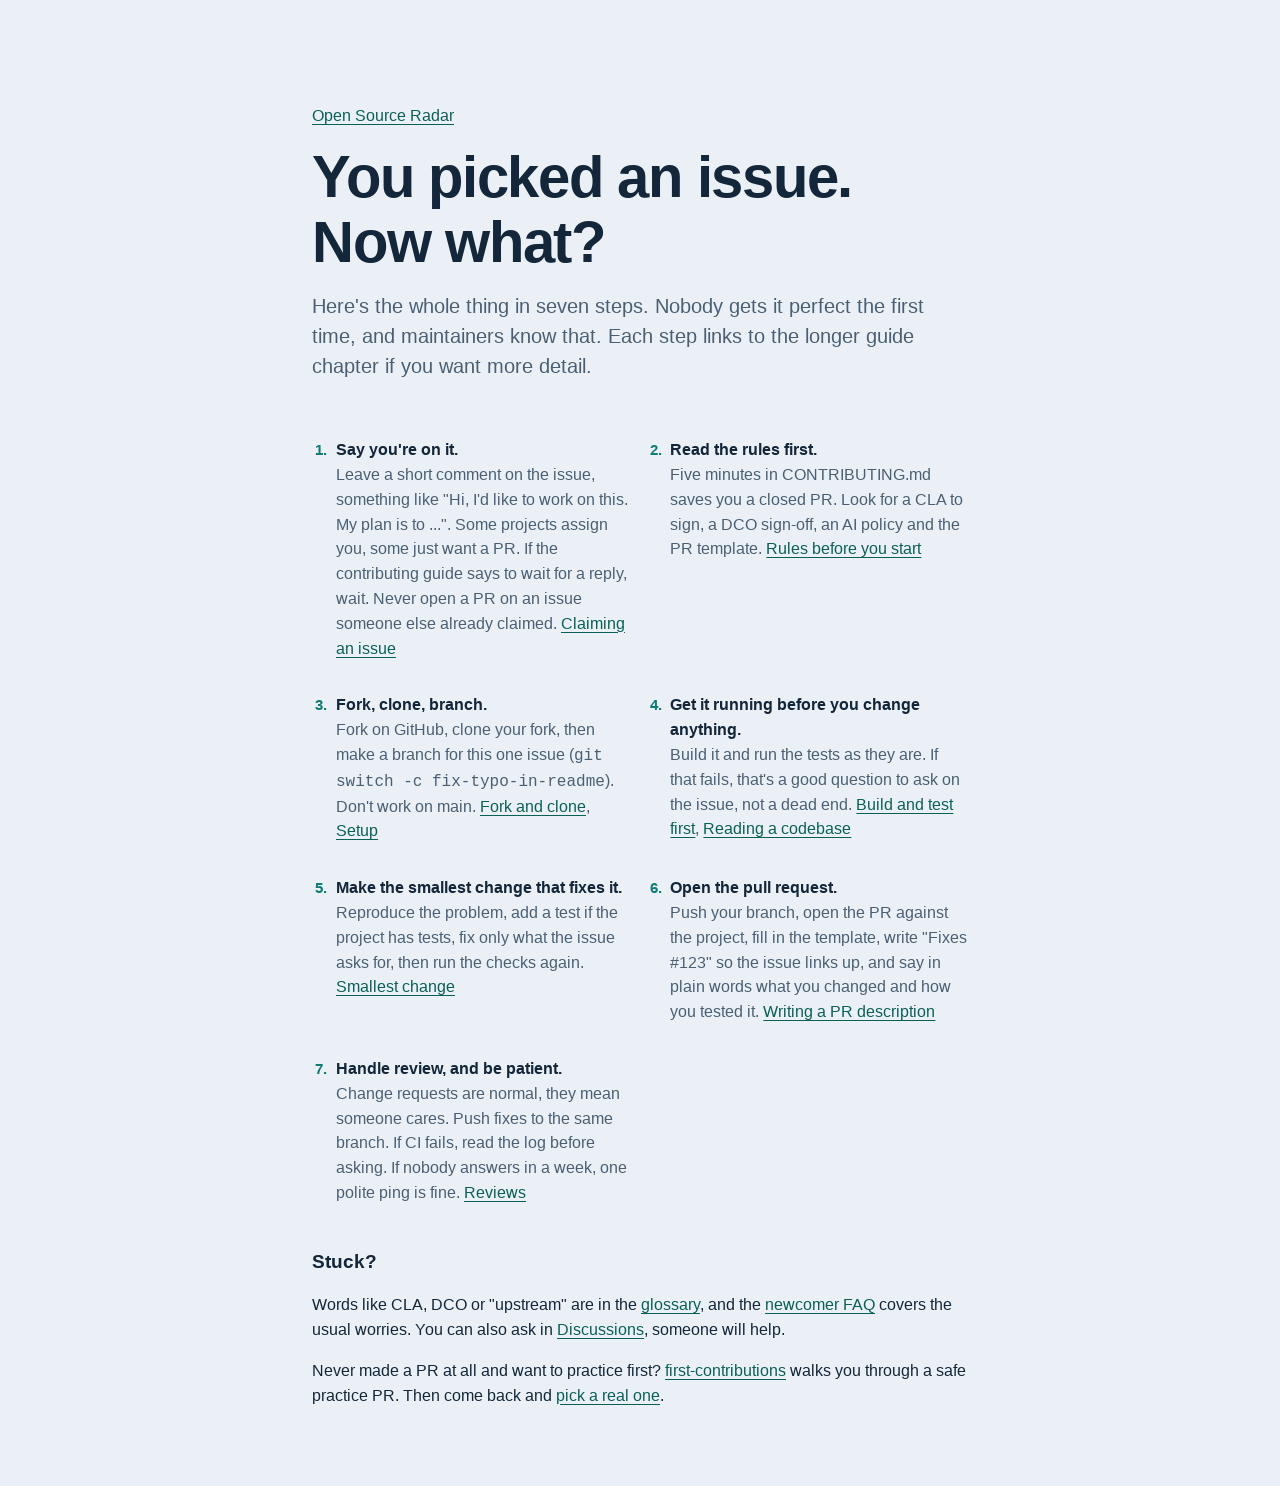
<file: site/first-pr/index.html>
<!doctype html>
<html lang="en">

<head>
  <meta charset="utf-8">
  <meta name="viewport" content="width=device-width, initial-scale=1">
  <title data-i18n="firstPr.metaTitle">You picked an issue. Now what? | Open Source Radar</title>
  <meta name="description" data-i18n-content="firstPr.metaDescription"
    content="A short checklist for your first open source pull request: claim the issue, fork, branch, run the tests, open the PR and handle review.">
  <link rel="canonical" href="https://tanbirramim.github.io/open-source-radar/first-pr/">
  <meta property="og:title" data-i18n-content="firstPr.ogTitle" content="You picked an issue. Now what?">
  <meta property="og:description" data-i18n-content="firstPr.ogDescription"
    content="Claim it, fork, branch, run the tests, make a small change, open the PR, handle review.">
  <meta property="og:type" content="article">
  <meta property="og:url" content="https://tanbirramim.github.io/open-source-radar/first-pr/">
  <meta property="og:image" content="https://tanbirramim.github.io/open-source-radar/assets/og.png">
  <link rel="icon" href="../assets/icon.svg" type="image/svg+xml">
  <link rel="stylesheet" href="../assets/style.css">
  <script>
    try { const t = localStorage.getItem("radar-theme"); if (t) document.documentElement.dataset.theme = t; } catch (e) { }
  </script>
</head>

<body>
  <main class="wrap first-pr">
    <section class="hero">
      <p><a href="../">Open Source Radar</a></p>
      <h1 data-i18n="firstPr.title">You picked an issue. Now what?</h1>
      <p class="lede" data-i18n="firstPr.lede">Here's the whole thing in seven steps. Nobody gets it perfect the first time, and maintainers
        know that. Each step links to the longer guide chapter if you want more detail.</p>
    </section>

    <ol class="steps first-pr-steps">
      <li id="claim" data-i18n-html="firstPr.claim"><strong>Say you're on it.</strong> Leave a short comment on the issue, something like
        "Hi, I'd like to work on this. My plan is to ...". Some projects assign you, some just want a PR. If the
        contributing guide says to wait for a reply, wait. Never open a PR on an issue someone else already
        claimed. <a href="https://github.com/TanbirRamim/open-source-radar/blob/main/guide/07-communication.md#claiming-an-issue">Claiming an issue</a></li>
      <li id="rules" data-i18n-html="firstPr.rules"><strong>Read the rules first.</strong> Five minutes in CONTRIBUTING.md saves you a closed PR.
        Look for a CLA to sign, a DCO sign-off, an AI policy and the PR template.
        <a href="https://github.com/TanbirRamim/open-source-radar/blob/main/guide/06-rules-before-you-start.md">Rules before you start</a></li>
      <li id="fork" data-i18n-html="firstPr.fork"><strong>Fork, clone, branch.</strong> Fork on GitHub, clone your fork, then make a branch for
        this one issue (<code>git switch -c fix-typo-in-readme</code>). Don't work on main.
        <a href="https://github.com/TanbirRamim/open-source-radar/blob/main/guide/05-first-pull-request.md#1-fork-and-clone">Fork and clone</a>,
        <a href="https://github.com/TanbirRamim/open-source-radar/blob/main/guide/02-setup.md">Setup</a></li>
      <li id="run" data-i18n-html="firstPr.run"><strong>Get it running before you change anything.</strong> Build it and run the tests as they
        are. If that fails, that's a good question to ask on the issue, not a dead end.
        <a href="https://github.com/TanbirRamim/open-source-radar/blob/main/guide/05-first-pull-request.md#3-build-it-and-run-the-tests-before-changing-anything">Build and test first</a>,
        <a href="https://github.com/TanbirRamim/open-source-radar/blob/main/guide/10-reading-a-codebase.md">Reading a codebase</a></li>
      <li id="change" data-i18n-html="firstPr.change"><strong>Make the smallest change that fixes it.</strong> Reproduce the problem, add a test if
        the project has tests, fix only what the issue asks for, then run the checks again.
        <a href="https://github.com/TanbirRamim/open-source-radar/blob/main/guide/05-first-pull-request.md#6-make-the-smallest-change-that-fixes-it">Smallest change</a></li>
      <li id="pr" data-i18n-html="firstPr.pr"><strong>Open the pull request.</strong> Push your branch, open the PR against the project, fill in
        the template, write "Fixes #123" so the issue links up, and say in plain words what you changed and how you
        tested it.
        <a href="https://github.com/TanbirRamim/open-source-radar/blob/main/guide/07-communication.md#writing-a-pull-request-description">Writing a PR description</a></li>
      <li id="review" data-i18n-html="firstPr.review"><strong>Handle review, and be patient.</strong> Change requests are normal, they mean someone
        cares. Push fixes to the same branch. If CI fails, read the log before asking. If nobody answers in a week,
        one polite ping is fine.
        <a href="https://github.com/TanbirRamim/open-source-radar/blob/main/guide/08-reviews.md">Reviews</a></li>
    </ol>

    <section class="first-pr-stuck">
      <h2 data-i18n="firstPr.stuckTitle">Stuck?</h2>
      <p data-i18n-html="firstPr.stuckHelp">Words like CLA, DCO or "upstream" are in the <a
          href="https://github.com/TanbirRamim/open-source-radar/blob/main/guide/glossary.md">glossary</a>, and the
        <a href="https://github.com/TanbirRamim/open-source-radar/blob/main/guide/faq.md">newcomer FAQ</a> covers the
        usual worries. You can also ask in <a
          href="https://github.com/TanbirRamim/open-source-radar/discussions">Discussions</a>, someone will help.</p>
      <p data-i18n-html="firstPr.practice">Never made a PR at all and want to practice first? <a
          href="https://github.com/firstcontributions/first-contributions">first-contributions</a> walks you
        through a safe practice PR. Then come back and <a href="../#start">pick a real one</a>.</p>
    </section>
  </main>
  <script src="../assets/i18n.js" defer></script>
</body>

</html>
</file>
<file: site/assets/style.css>
/* Open Source Radar */

/* Metric-matched fallbacks: the web fonts load without blocking render, and these
   stand in until they arrive with nearly the same glyph widths and line heights,
   so the swap doesn't move the layout. Numbers come from each font's hmtx/hhea. */
@font-face {
  font-family: "Radar Display Fallback";
  src: local("Arial"), local("ArialMT"), local("Liberation Sans"), local("Helvetica");
  font-weight: 100 599;
  size-adjust: 106.1%;
  ascent-override: 87.65%;
  descent-override: 25.45%;
  line-gap-override: 0%;
}
@font-face {
  font-family: "Radar Display Fallback";
  src: local("Arial Bold"), local("Arial-BoldMT"), local("Liberation Sans Bold"), local("Helvetica Bold");
  font-weight: 600 900;
  size-adjust: 92.94%;
  ascent-override: 100.06%;
  descent-override: 29.05%;
  line-gap-override: 0%;
}
@font-face {
  font-family: "Radar Body Fallback";
  src: local("Arial"), local("ArialMT"), local("Liberation Sans"), local("Helvetica");
  font-weight: 100 599;
  size-adjust: 99.15%;
  ascent-override: 95.81%;
  descent-override: 29.25%;
  line-gap-override: 0%;
}
@font-face {
  font-family: "Radar Body Fallback";
  src: local("Arial Bold"), local("Arial-BoldMT"), local("Liberation Sans Bold"), local("Helvetica Bold");
  font-weight: 600 900;
  size-adjust: 100.04%;
  ascent-override: 94.96%;
  descent-override: 28.99%;
  line-gap-override: 0%;
}
@font-face {
  font-family: "Radar Code Fallback";
  src: local("Courier New"), local("CourierNewPSMT"), local("Liberation Mono");
  size-adjust: 99.98%;
  ascent-override: 102.02%;
  descent-override: 30%;
  line-gap-override: 0%;
}

:root {
  --paper: #EAF0F5;
  --surface: #F7FAFC;
  --ink: #13263A;
  --ink-soft: #4A5F74;
  --rule: #C9D5E0;
  --teal: #0E7C72;
  --teal-strong: #0A5F57;
  --amber: #C2710C;
  --amber-wash: #FBE9D1;
  --warn: #9F2F1F;
  --warn-wash: #F6DDD8;
  --focus: #1D6FD8;

  --font-display: "Bricolage Grotesque", "Radar Display Fallback", sans-serif;
  --font-body: "Atkinson Hyperlegible", "Radar Body Fallback", sans-serif;
  --font-code: "JetBrains Mono", "Radar Code Fallback", ui-monospace, "SFMono-Regular", Menlo, Consolas, monospace;

  --step--1: 0.875rem;
  --step-0: 1rem;
  --step-1: 1.25rem;
  --step-2: 1.563rem;
  --step-4: clamp(2.2rem, 1.4rem + 3.6vw, 3.9rem);

  color-scheme: light;
}

@media (prefers-color-scheme: dark) {
  :root:not([data-theme="light"]) {
    --paper: #0D1822;
    --surface: #132331;
    --ink: #DCE7F1;
    --ink-soft: #9DB0C2;
    --rule: #27394A;
    --teal: #4FD1C1;
    --teal-strong: #8CE6DA;
    --amber: #F0A94B;
    --amber-wash: #3A2A14;
    --warn: #F29A89;
    --warn-wash: #3B1F1A;
    --focus: #7FB3FF;
    color-scheme: dark;
  }
}

:root[data-theme="dark"] {
  --paper: #0D1822;
  --surface: #132331;
  --ink: #DCE7F1;
  --ink-soft: #9DB0C2;
  --rule: #27394A;
  --teal: #4FD1C1;
  --teal-strong: #8CE6DA;
  --amber: #F0A94B;
  --amber-wash: #3A2A14;
  --warn: #F29A89;
  --warn-wash: #3B1F1A;
  --focus: #7FB3FF;
  color-scheme: dark;
}

* { box-sizing: border-box; }

html { -webkit-text-size-adjust: 100%; }

body {
  margin: 0;
  background: var(--paper);
  color: var(--ink);
  font-family: var(--font-body);
  font-size: var(--step-0);
  line-height: 1.55;
}

a { color: var(--teal-strong); text-underline-offset: 0.18em; }
a:hover { text-decoration-thickness: 2px; }

:focus-visible {
  outline: 3px solid var(--focus);
  outline-offset: 2px;
  border-radius: 3px;
}

.wrap {
  width: 100%;
  max-width: 72rem;
  margin-inline: auto;
  padding-inline: clamp(1rem, 4vw, 2.5rem);
}

.skip {
  position: absolute;
  left: 1rem;
  top: -3rem;
  background: var(--ink);
  color: var(--paper);
  padding: 0.5rem 0.9rem;
  z-index: 10;
}
.skip:focus { top: 1rem; }

/* Header */

.site-header {
  display: flex;
  flex-wrap: wrap;
  align-items: center;
  justify-content: space-between;
  gap: 0.75rem 1.5rem;
  padding-block: 1.1rem;
}

.brand {
  display: inline-flex;
  align-items: center;
  gap: 0.6rem;
  color: var(--ink);
  text-decoration: none;
  font-family: var(--font-display);
  font-weight: 700;
  font-size: var(--step-1);
  letter-spacing: -0.01em;
}

.brand-mark { width: 1.9rem; height: 1.9rem; }
.brand-mark circle { fill: none; stroke: var(--teal); stroke-width: 6; }
.brand-mark .dot { fill: var(--amber); stroke: none; }

.site-nav {
  display: flex;
  flex-wrap: wrap;
  align-items: center;
  gap: 0.35rem 1.2rem;
  font-size: var(--step--1);
}
.site-nav a { color: var(--ink-soft); text-decoration: none; }
.site-nav a:hover { color: var(--ink); text-decoration: underline; }

.visually-hidden {
  position: absolute;
  width: 1px;
  height: 1px;
  padding: 0;
  margin: -1px;
  overflow: hidden;
  clip: rect(0, 0, 0, 0);
  white-space: nowrap;
  border: 0;
}

.locale-picker select {
  min-height: 2.2rem;
  border: 1px solid var(--rule);
  border-radius: 0.45rem;
  background: var(--surface);
  color: var(--ink-soft);
  font: inherit;
  cursor: pointer;
}

.locale-picker select:hover,
.locale-picker select:focus-visible {
  color: var(--ink);
  border-color: var(--ink-soft);
}

.theme-toggle {
  display: inline-grid;
  place-items: center;
  width: 2.2rem;
  height: 2.2rem;
  border: 1px solid var(--rule);
  border-radius: 50%;
  background: transparent;
  color: var(--ink-soft);
  cursor: pointer;
}
.theme-toggle svg { width: 1.05rem; height: 1.05rem; fill: currentColor; }
.theme-toggle:hover { color: var(--ink); border-color: var(--ink-soft); }
/* Sun in light mode, moon in dark mode. Pure CSS, so the icon is right before any JS runs
   and follows the OS setting when no theme was picked. */
.theme-toggle .icon-moon { display: none; }
:root[data-theme="dark"] .theme-toggle .icon-sun { display: none; }
:root[data-theme="dark"] .theme-toggle .icon-moon { display: block; }
@media (prefers-color-scheme: dark) {
  :root:not([data-theme="light"]) .theme-toggle .icon-sun { display: none; }
  :root:not([data-theme="light"]) .theme-toggle .icon-moon { display: block; }
}

/* Hero */

.hero { padding-block: clamp(2rem, 6vw, 4.5rem) 1.75rem; }

.hero h1 {
  font-family: var(--font-display);
  font-weight: 800;
  font-size: var(--step-4);
  line-height: 1.04;
  letter-spacing: -0.02em;
  max-width: 17ch;
  margin: 0 0 1.1rem;
  font-variation-settings: "opsz" 96;
}

.lede {
  max-width: 62ch;
  margin: 0 0 1.75rem;
  color: var(--ink-soft);
  font-size: var(--step-1);
  line-height: 1.5;
}

/* The query line: the page's signature element. It is the GitHub search the current filters express. */
.query {
  display: flex;
  flex-wrap: wrap;
  align-items: stretch;
  border: 2px solid var(--ink);
  border-radius: 10px;
  background: var(--surface);
  overflow: hidden;
  max-width: 100%;
}

.query button {
  flex: 0 0 auto;
  align-self: center;
  margin: 0.4rem 0.6rem;
  padding: 0.4rem 0.95rem;
  border: 0;
  border-radius: 999px;
  background: var(--paper);
  color: var(--ink);
  font: inherit;
  font-weight: 700;
  font-size: var(--step--1);
  cursor: pointer;
}
.query button:hover { background: var(--ink); color: var(--paper); }

.query code {
  flex: 1 1 26rem;
  min-width: 0;
  padding: 0.85rem 1rem;
  font-family: var(--font-code);
  font-size: clamp(0.82rem, 0.75rem + 0.35vw, 1rem);
  overflow-wrap: anywhere;
  color: var(--ink);
}

.query code .q-key { color: var(--teal-strong); font-weight: 600; }
.query code .q-new { background: var(--amber-wash); border-radius: 3px; animation: q-flash 900ms ease-out; }

@keyframes q-flash {
  from { background: var(--amber); }
  to { background: var(--amber-wash); }
}

.query a {
  flex: 0 0 auto;
  display: flex;
  align-items: center;
  padding: 0.85rem 1.1rem;
  background: var(--ink);
  color: var(--paper);
  font-weight: 700;
  text-decoration: none;
  font-size: var(--step--1);
}
.query a:hover { background: var(--teal-strong); color: var(--surface); }

.summary {
  margin: 1rem 0 0;
  color: var(--ink-soft);
  font-size: var(--step--1);
}
.summary strong { color: var(--ink); }

.language-feed,
.topic-feed {
  margin: 0.3rem 0 0;
  font-size: var(--step--1);
  font-weight: 700;
}

/* Filters */

.filters-shell {
  position: sticky;
  top: 0;
  z-index: 5;
  background: color-mix(in srgb, var(--paper) 92%, transparent);
  backdrop-filter: blur(8px);
  border-block: 1px solid var(--rule);
}

.filters {
  display: grid;
  grid-template-columns: minmax(12rem, 2fr) repeat(5, minmax(8.5rem, 1fr)) auto;
  gap: 0.6rem 0.75rem;
  align-items: end;
  padding-block: 0.8rem;
}

.field { display: grid; gap: 0.2rem; min-width: 0; }
.field span { font-size: 0.78rem; color: var(--ink-soft); font-weight: 700; }

.field input,
.field select {
  width: 100%;
  min-height: 2.5rem;
  padding: 0.45rem 0.6rem;
  border: 1px solid var(--rule);
  border-radius: 7px;
  background: var(--surface);
  color: var(--ink);
  font: inherit;
  font-size: var(--step--1);
}
.field input:hover, .field select:hover { border-color: var(--ink-soft); }

.reset {
  min-height: 2.5rem;
  padding: 0.45rem 0.8rem;
  border: 0;
  background: none;
  color: var(--teal-strong);
  font: inherit;
  font-size: var(--step--1);
  font-weight: 700;
  cursor: pointer;
  text-decoration: underline;
  text-underline-offset: 0.18em;
}

.reset:disabled {
  opacity: 0.45;
  cursor: default;
  text-decoration: none;
}

@media (max-width: 72rem) {
  .filters { grid-template-columns: repeat(3, minmax(0, 1fr)); }
  .field-search { grid-column: 1 / -1; }
  .reset { justify-self: start; }
}

/* Desktop shows every filter; the toggle only exists on phones. */
.more-filters { display: none; }

@media (max-width: 40rem) {
  .filters-shell { position: static; }
  .filters { grid-template-columns: repeat(2, minmax(0, 1fr)); }
  .filters:not(.show-advanced) .field-advanced { display: none; }
  .more-filters {
    display: block;
    justify-self: start;
    min-height: 2.75rem;
    padding: 0.45rem 0.8rem;
    border: 1px solid var(--rule);
    border-radius: 7px;
    background: var(--surface);
    color: var(--teal-strong);
    font: inherit;
    font-size: var(--step--1);
    font-weight: 700;
    cursor: pointer;
  }
  .more-filters:hover { border-color: var(--ink-soft); }
}

/* Issue list: dense rows, not cards */

.results { padding-block: 0.5rem 3rem; }
.results:focus { outline: none; }

.issue-list { list-style: none; margin: 0; padding: 0; }

.issue {
  display: grid;
  grid-template-columns: minmax(0, 1fr) auto;
  gap: 0.35rem 1.5rem;
  padding-block: 1rem;
  border-bottom: 1px solid var(--rule);
}

.issue-title {
  font-family: var(--font-display);
  font-weight: 700;
  font-size: var(--step-1);
  line-height: 1.25;
  letter-spacing: -0.01em;
  color: var(--ink);
  text-decoration: none;
  font-variation-settings: "opsz" 24;
  overflow-wrap: anywhere;
}
.issue-title:hover { text-decoration: underline; color: var(--teal-strong); }
.issue-title .num { color: var(--ink-soft); font-weight: 500; }

.issue-meta {
  display: flex;
  flex-wrap: wrap;
  gap: 0.2rem 1rem;
  margin: 0.3rem 0 0;
  font-size: var(--step--1);
  color: var(--ink-soft);
}
.issue-meta span:empty { display: none; }
.issue-meta .repo { font-weight: 700; color: var(--teal-strong); }

.repo-desc {
  margin: 0.25rem 0 0;
  font-size: var(--step--1);
  color: var(--ink-soft);
  max-width: 75ch;
  display: -webkit-box;
  -webkit-line-clamp: 1;
  -webkit-box-orient: vertical;
  overflow: hidden;
}
.repo-desc:empty { display: none; }

.labels {
  display: flex;
  flex-wrap: wrap;
  gap: 0.3rem;
  list-style: none;
  margin: 0.45rem 0 0;
  padding: 0;
  font-size: 0.78rem;
}
.labels button {
  padding: 0.05rem 0.5rem;
  border: 0;
  border-radius: 999px;
  background: var(--rule);
  color: var(--ink);
  font: inherit;
  cursor: pointer;
  max-width: 22ch;
  overflow: hidden;
  text-overflow: ellipsis;
  white-space: nowrap;
}
.labels button:hover { background: var(--ink-soft); color: var(--surface); }
.labels-more { color: var(--ink-soft); padding: 0.05rem 0; }

.issue-side {
  display: flex;
  flex-direction: column;
  align-items: flex-end;
  gap: 0.35rem;
  font-size: var(--step--1);
  text-align: right;
}

.level {
  padding: 0.1rem 0.55rem;
  border-radius: 999px;
  font-weight: 700;
  white-space: nowrap;
}
.level.beginner { background: var(--amber-wash); color: var(--amber); }
.level.help-wanted { border: 1px solid var(--rule); color: var(--ink-soft); }
a.level { text-decoration: none; }
a.level:hover { border-color: var(--ink-soft); color: var(--ink); }

.comments { color: var(--ink-soft); }

.badges {
  display: flex;
  flex-wrap: wrap;
  justify-content: flex-end;
  gap: 0.3rem;
  list-style: none;
  margin: 0;
  padding: 0;
}
.badges li a,
.badges li span {
  display: inline-block;
  padding: 0.05rem 0.45rem;
  border-radius: 5px;
  border: 1px solid var(--rule);
  color: var(--ink-soft);
  text-decoration: none;
  font-size: 0.78rem;
  white-space: nowrap;
}
.badges li a:hover { border-color: var(--ink-soft); color: var(--ink); }
.badges li.ai-restricted a { background: var(--warn-wash); border-color: transparent; color: var(--warn); }

@media (max-width: 40rem) {
  .issue { grid-template-columns: minmax(0, 1fr); }
  .issue-side { flex-direction: row; flex-wrap: wrap; align-items: center; text-align: left; }
  .badges { justify-content: flex-start; }
}

.empty, .more { padding-block: 2rem; }
.empty p { margin: 0 0 0.5rem; font-size: var(--step-1); }

.more button, .link-button {
  font: inherit;
  font-weight: 700;
  cursor: pointer;
}
.more button {
  padding: 0.7rem 1.3rem;
  border: 2px solid var(--ink);
  border-radius: 8px;
  background: transparent;
  color: var(--ink);
}
.more button:hover { background: var(--ink); color: var(--paper); }
.link-button {
  padding: 0;
  border: 0;
  background: none;
  color: var(--teal-strong);
  text-decoration: underline;
  text-underline-offset: 0.18em;
}

/* Before you pick */

.start-before { margin: 0 0 0.6rem; }
.start-before summary {
  cursor: pointer;
  font-weight: 700;
  min-height: 1.5rem;
}
.start-before[open] summary { margin-bottom: 0.75rem; }
.start-before .steps { margin-bottom: 0.75rem; }

/* The tight tracking suits the Latin display font, but squeezes Chinese, Japanese, Korean,
   Hindi, Bengali and Thai glyphs together, so those locales get normal spacing. */
:is(:lang(zh), :lang(ja), :lang(ko), :lang(hi), :lang(bn), :lang(th)) :is(.hero h1) { letter-spacing: normal; }
.steps {
  display: grid;
  grid-template-columns: repeat(auto-fit, minmax(15rem, 1fr));
  gap: 1rem 2rem;
  margin: 0 0 1.5rem;
  padding-left: 1.2rem;
  max-width: 64rem;
}
.steps li { padding-left: 0.3rem; color: var(--ink-soft); }
.steps li::marker { font-family: var(--font-display); font-weight: 800; color: var(--teal); }
.steps strong { display: block; color: var(--ink); }
.strong-link { font-weight: 700; }

.site-footer {
  padding-block: 1.5rem 2.5rem;
  border-top: 1px solid var(--rule);
  color: var(--ink-soft);
  font-size: var(--step--1);
}
.site-footer p { margin: 0.2rem 0; }

@media (prefers-reduced-motion: reduce) {
  .query code .q-new { animation: none; }
}

.footer-links { display: flex; flex-wrap: wrap; gap: 0.2rem 1.5rem; list-style: none; margin: 0.4rem 0 0; padding: 0; }

@media (max-width: 40rem) {
  .query a { flex: 1 1 100%; justify-content: center; }
}

/* Per-project view */

.only-repo { font-size: var(--step--1); font-weight: 500; }
.repo-card {
  margin: 1rem 0 0;
  padding: 1rem 1.2rem;
  border: 1px solid var(--rule);
  border-radius: 8px;
}
.repo-card-name { font-weight: 700; color: var(--teal-strong); font-size: var(--step-1); overflow-wrap: anywhere; }
.repo-card .issue-meta { margin-top: 0.5rem; }
.repo-card .link-button { margin-top: 0.6rem; }

.repo-stars { margin-left: 0.4em; padding: 0 0.45em; border: 1px solid currentColor; border-radius: 999px; font-size: 0.85em; }

.site-nav a.star-cta {
  display: inline-flex;
  align-items: center;
  gap: 0.35em;
  padding: 0.3em 0.7em;
  border: 1px solid var(--rule);
  border-radius: 6px;
  background: var(--surface);
  color: var(--ink);
  font-weight: 600;
}
.site-nav a.star-cta:hover { border-color: var(--amber); text-decoration: none; }
.star-icon { width: 1em; height: 1em; fill: var(--amber); }
.star-cta .repo-stars { margin-left: 0.15em; border: 0; padding: 0; font-weight: 400; color: var(--ink-soft); }
/* The count arrives from the API after first paint; keep its room so the header doesn't reflow. */
.star-cta .repo-stars { display: inline-block; min-width: 2.4ch; }

.season-banner {
  margin-top: 1rem;
  padding: 0.7rem 1rem;
  border-left: 3px solid var(--amber);
  background: var(--amber-wash);
  border-radius: 4px;
  color: var(--ink);
}

h2 > a.anchor { margin-left: .3em; color: inherit; opacity: 0; text-decoration: none; font-weight: 400; }
h2:hover > a.anchor, h2 > a.anchor:focus { opacity: .5; }

/* Start here: five best bets. Rows have a fixed height and the list reserves room for five, so
   filling it after data loads doesn't move anything below (CLS stays 0). */

.start {
  margin-block: 1.5rem;
  padding: 1.1rem 1.25rem;
  border: 1px solid var(--rule);
  border-radius: 10px;
  background: var(--surface);
  max-width: 60rem;
}
.start h2 { margin: 0 0 0.35rem; font-family: var(--font-display); font-size: var(--step-1); }
.start-lede { margin: 0 0 0.9rem; color: var(--ink-soft); max-width: 62ch; }
.start-form { display: flex; flex-wrap: wrap; align-items: end; gap: 0.75rem 1.5rem; }
.start-form .field { min-width: 12rem; }
.start-comfort { border: 0; margin: 0; padding: 0; display: flex; flex-wrap: wrap; gap: 0.35rem 1rem; }
.start-comfort legend { padding: 0; margin-bottom: 0.3rem; font-weight: 700; font-size: var(--step--1); }
.start-comfort label { display: inline-flex; align-items: center; gap: 0.35rem; min-height: 1.5rem; cursor: pointer; }

.start-list {
  list-style: none;
  margin: 0;
  padding: 0;
}
.start-picks { height: 19.5rem; margin: 0.9rem 0 0.5rem; overflow: hidden; }
.start-list > li {
  display: grid;
  grid-template-columns: minmax(0, 1fr) auto;
  grid-template-rows: auto auto;
  column-gap: 1rem;
  height: 3.9rem;
  padding-block: 0.45rem;
  border-top: 1px solid var(--rule);
  overflow: hidden;
}
.start-list a {
  font-weight: 700;
  overflow: hidden;
  text-overflow: ellipsis;
  white-space: nowrap;
}
.start-repo { color: var(--ink-soft); font-size: var(--step--1); white-space: nowrap; }
.start-list .signals { grid-column: 1 / -1; flex-wrap: nowrap; overflow: hidden; }
.start-empty { margin: 0.5rem 0 0; color: var(--ink-soft); }

.signals {
  display: flex;
  flex-wrap: wrap;
  gap: 0.3rem 0.75rem;
  list-style: none;
  margin: 0.3rem 0 0;
  padding: 0;
  font-size: 0.82rem;
}
.signals li { white-space: nowrap; line-height: 1.4; }
.signals li.good { color: var(--teal-strong); }
.signals li.good::before { content: "+ "; }
.signals li.warn { color: var(--warn); }
.signals li.warn::before { content: "! "; }

@media (max-width: 40rem) {
  .start { padding: 0.9rem; }
  .start-picks { height: 25rem; }
  .start-list > li { grid-template-columns: minmax(0, 1fr); height: 5rem; }
}

.first-pr { padding-block: 1rem 4rem; max-width: 46rem; }
.first-pr-steps li { margin-bottom: 1rem; }
.first-pr-stuck h2 { font-family: var(--font-display); font-size: var(--step-1); }
</file>
